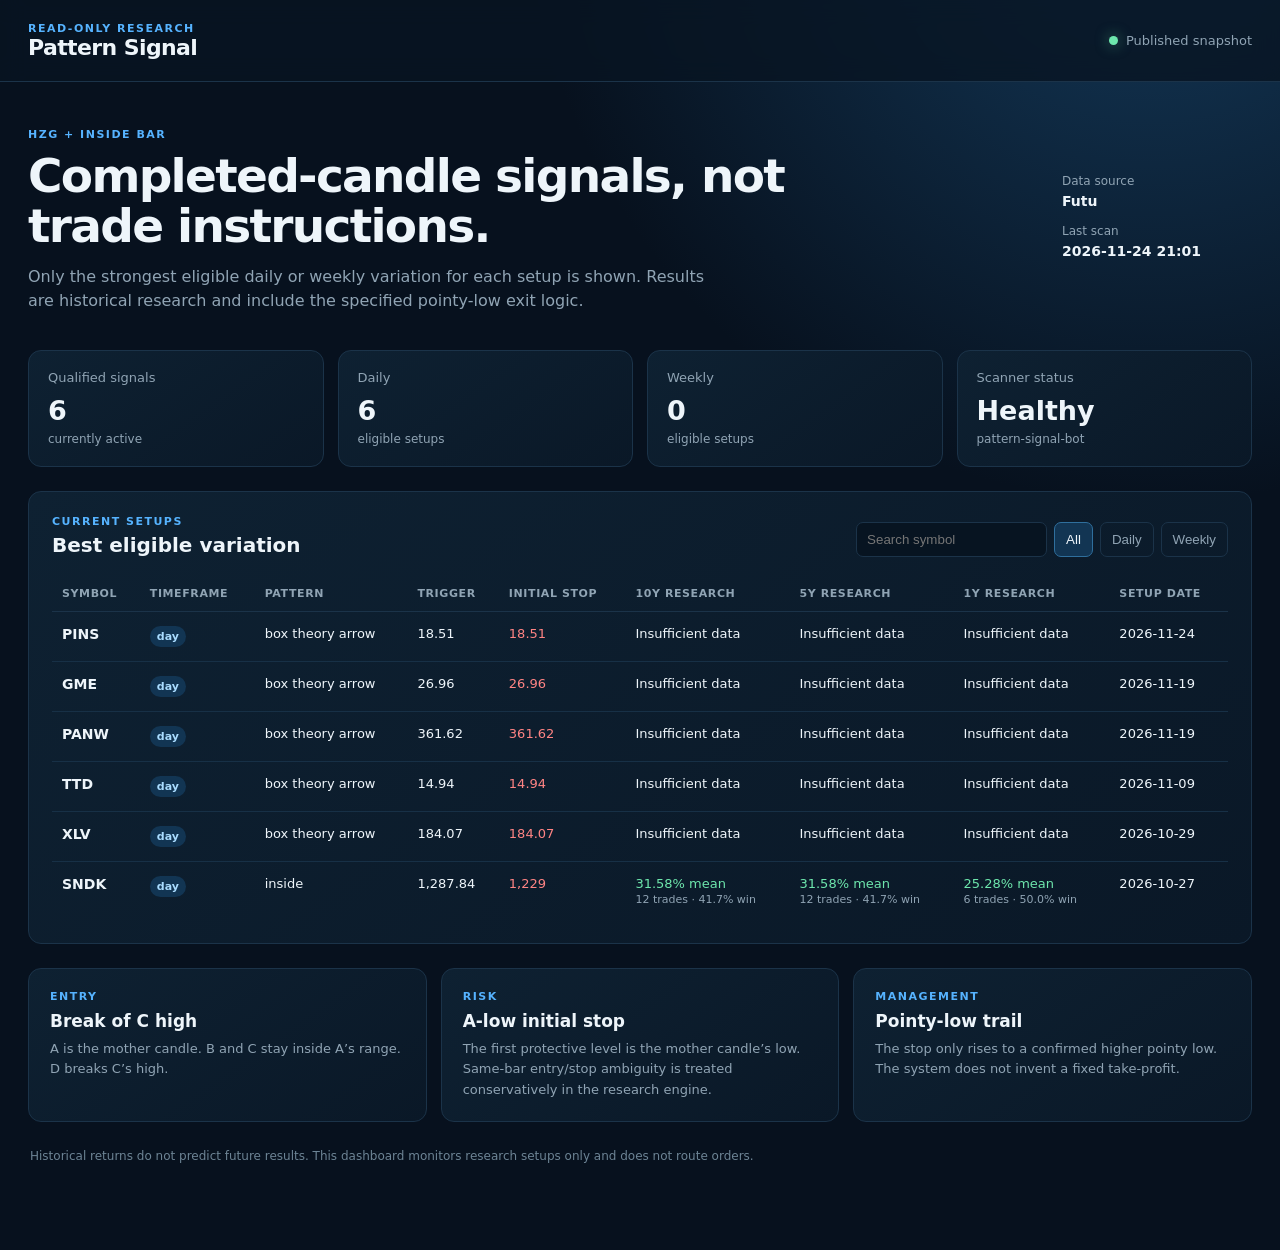
<file: index.html>
<!doctype html>
<html lang="en">
<head>
  <meta charset="utf-8">
  <meta name="viewport" content="width=device-width, initial-scale=1">
  <meta name="description" content="Read-only HZG and Inside Bar signal research dashboard.">
  <title>Pattern Signal Research</title>
  <link rel="stylesheet" href="styles.css">
</head>
<body>
  <header class="topbar">
    <div><p class="eyebrow">READ-ONLY RESEARCH</p><h1>Pattern Signal</h1></div>
    <div class="connection"><span id="connection-dot" class="dot muted"></span><span id="connection-text">Connecting to scanner</span></div>
  </header>
  <main>
    <section class="hero">
      <div><p class="eyebrow">HZG + INSIDE BAR</p><h2>Completed-candle signals, not trade instructions.</h2><p>Only the strongest eligible daily or weekly variation for each setup is shown. Results are historical research and include the specified pointy-low exit logic.</p></div>
      <div class="hero-meta"><span>Data source</span><strong id="provider">Futu / awaiting API</strong><span>Last scan</span><strong id="last-scan">—</strong></div>
    </section>
    <section class="metrics" aria-label="Signal summary">
      <article><p>Qualified signals</p><strong id="signal-count">—</strong><span>currently active</span></article>
      <article><p>Daily</p><strong id="daily-count">—</strong><span>eligible setups</span></article>
      <article><p>Weekly</p><strong id="weekly-count">—</strong><span>eligible setups</span></article>
      <article><p>Scanner status</p><strong id="health-value">—</strong><span id="health-detail">checking source</span></article>
    </section>
    <section class="panel">
      <div class="panel-header"><div><p class="eyebrow">CURRENT SETUPS</p><h3>Best eligible variation</h3></div><div class="filters"><input id="search" type="search" placeholder="Search symbol" aria-label="Search symbol"><button data-filter="all" class="selected">All</button><button data-filter="day">Daily</button><button data-filter="week">Weekly</button></div></div>
      <div class="table-wrap"><table><thead><tr><th>Symbol</th><th>Timeframe</th><th>Pattern</th><th>Trigger</th><th>Initial stop</th><th>10Y research</th><th>5Y research</th><th>1Y research</th><th>Setup date</th></tr></thead><tbody id="signals"></tbody></table></div>
      <div id="empty-state" class="empty" hidden><strong>No qualified current setup.</strong><p>The scanner has completed its latest run. A setup appears here only when an approved variant satisfies its pre-defined historical eligibility tests.</p></div>
    </section>
    <section class="method-grid">
      <article><p class="eyebrow">ENTRY</p><h3>Break of C high</h3><p>A is the mother candle. B and C stay inside A’s range. D breaks C’s high.</p></article>
      <article><p class="eyebrow">RISK</p><h3>A-low initial stop</h3><p>The first protective level is the mother candle’s low. Same-bar entry/stop ambiguity is treated conservatively in the research engine.</p></article>
      <article><p class="eyebrow">MANAGEMENT</p><h3>Pointy-low trail</h3><p>The stop only rises to a confirmed higher pointy low. The system does not invent a fixed take-profit.</p></article>
    </section>
    <p class="footnote">Historical returns do not predict future results. This dashboard monitors research setups only and does not route orders.</p>
  </main>
  <script src="config.js"></script>
  <script src="app.js?v=static-snapshots-1"></script>
</body>
</html>
</file>
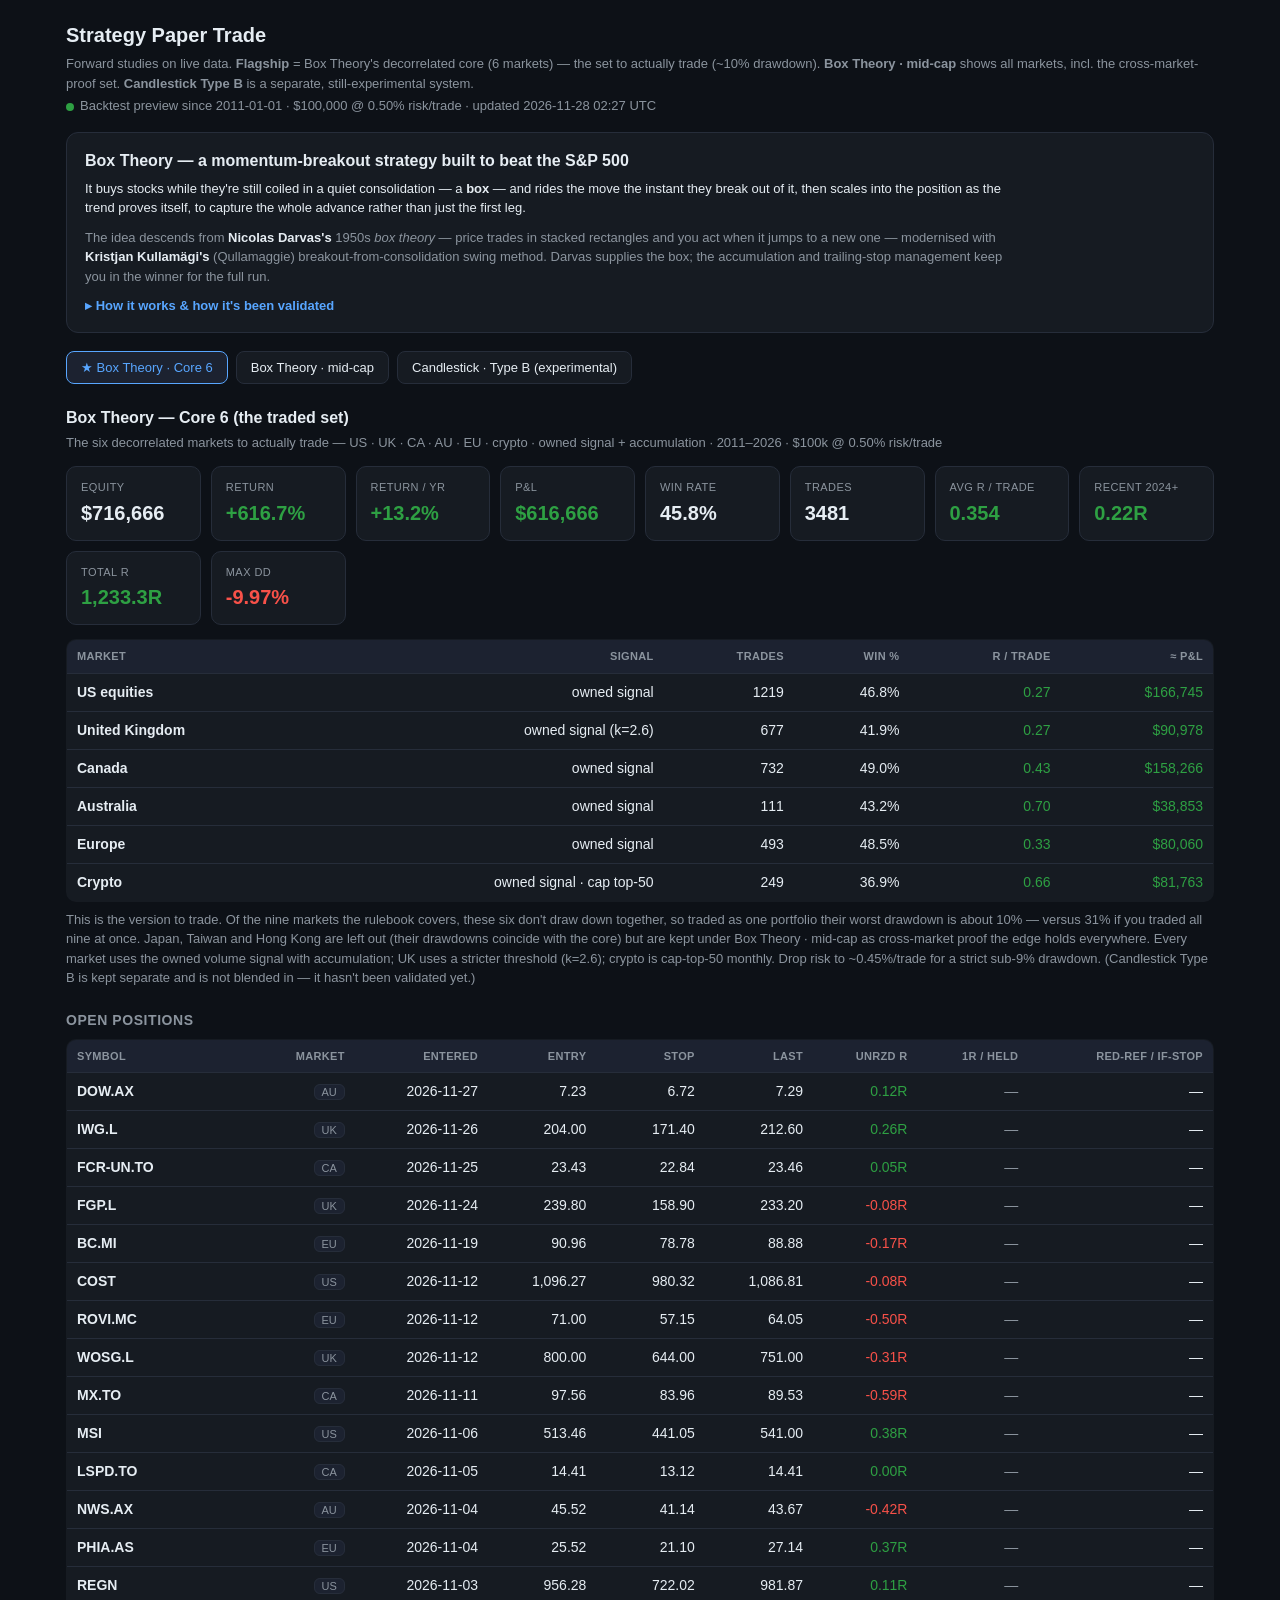
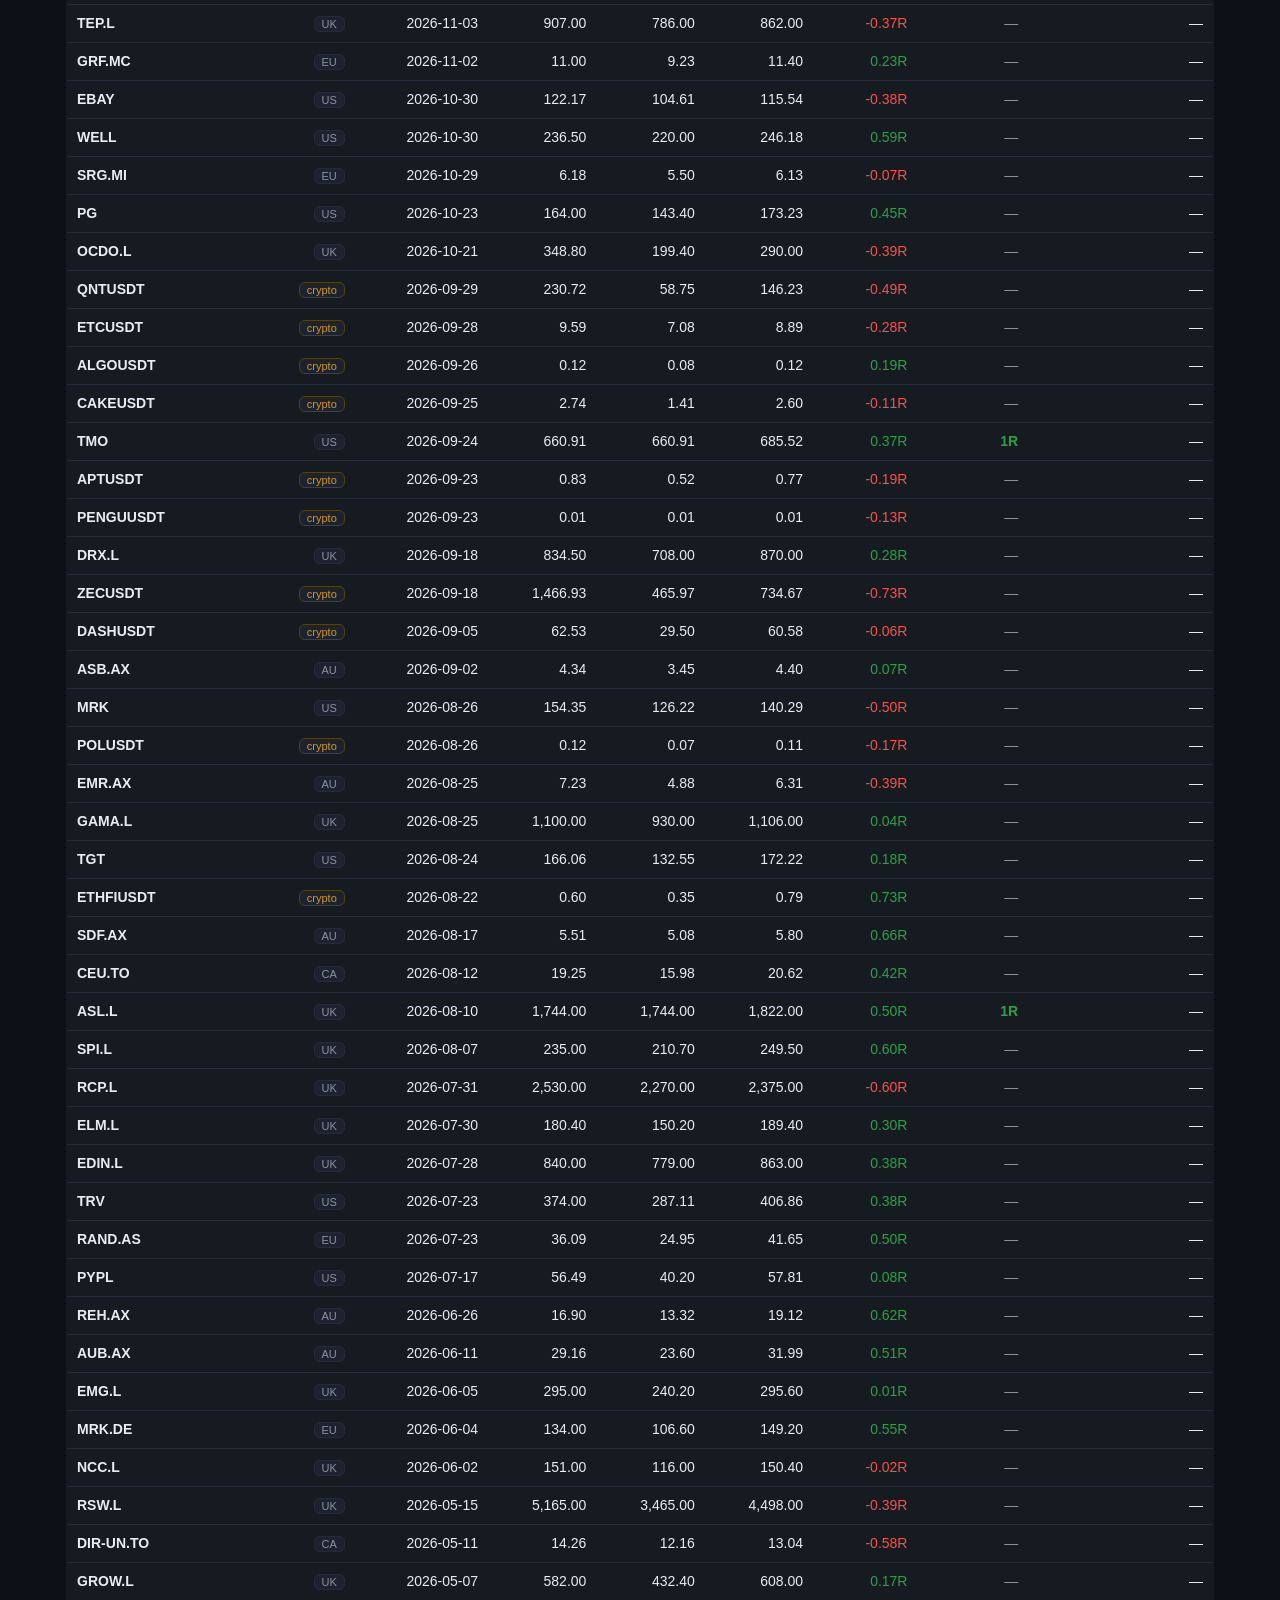
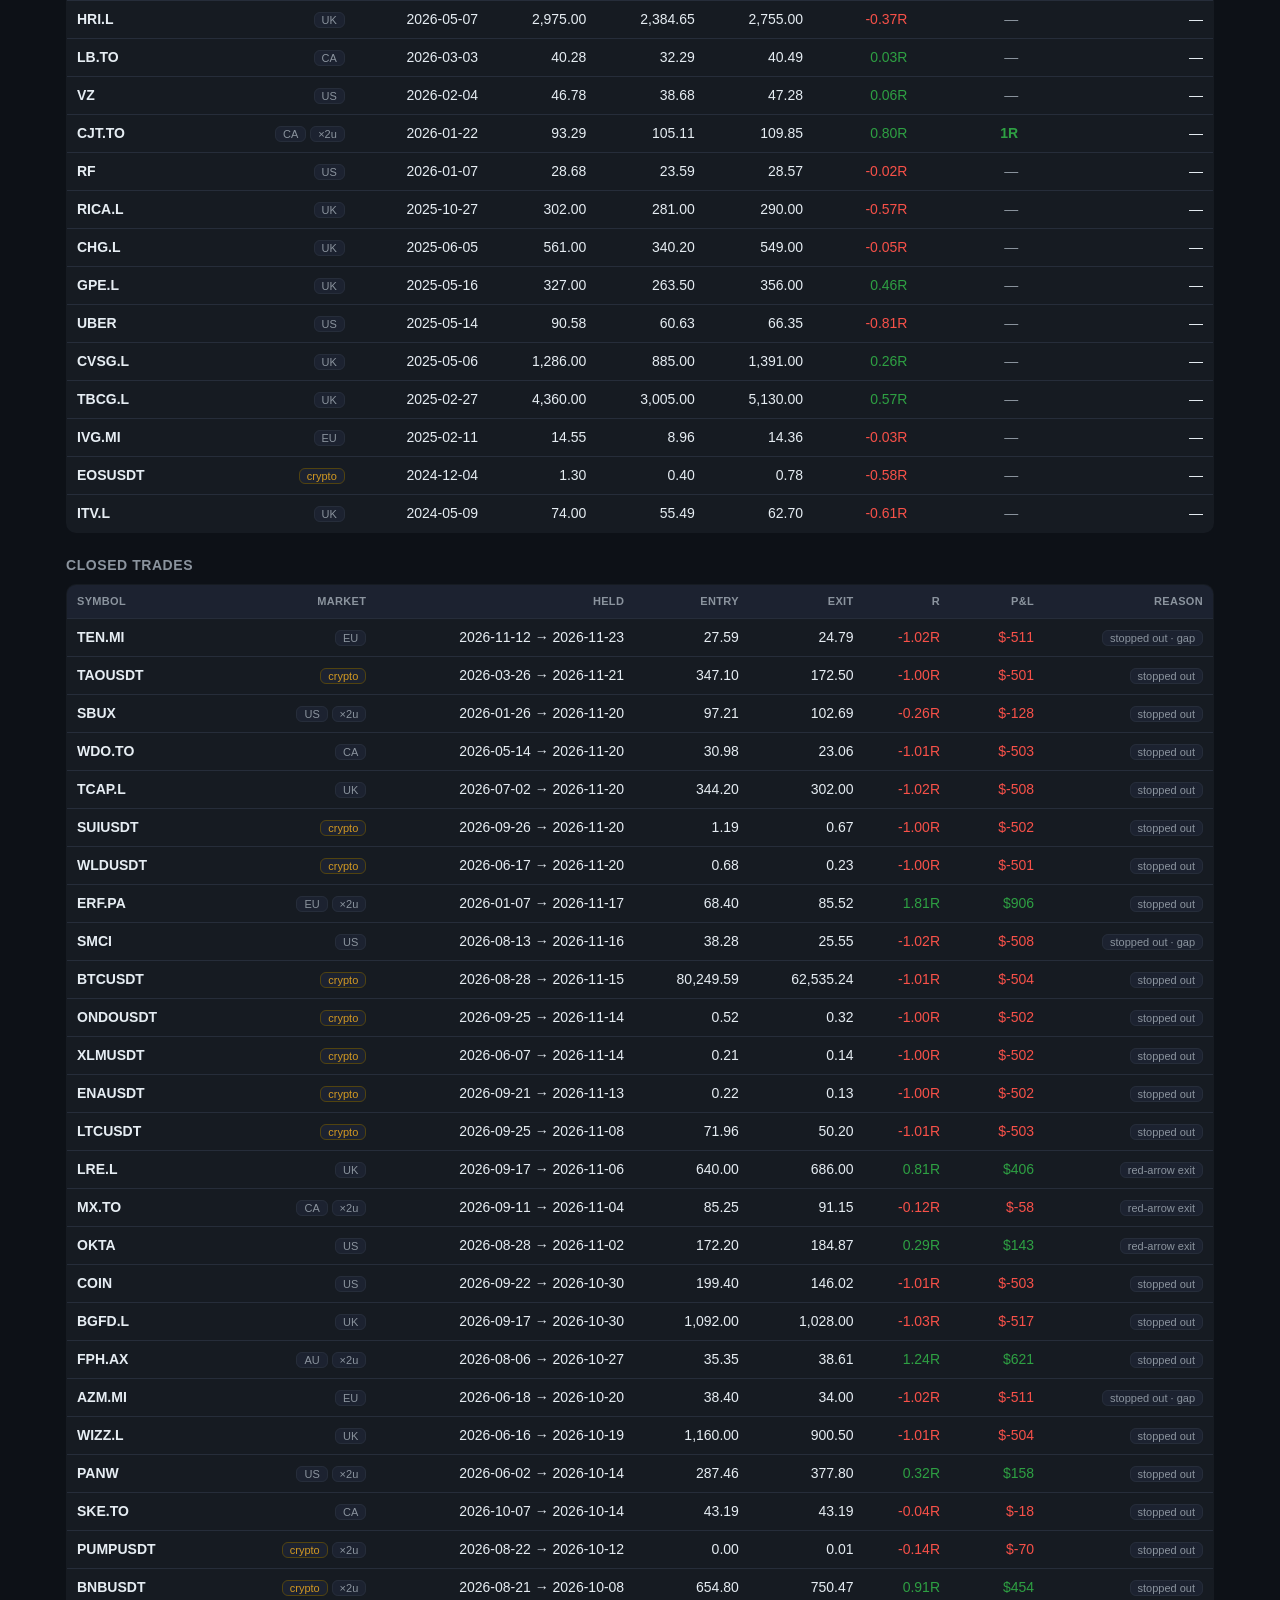
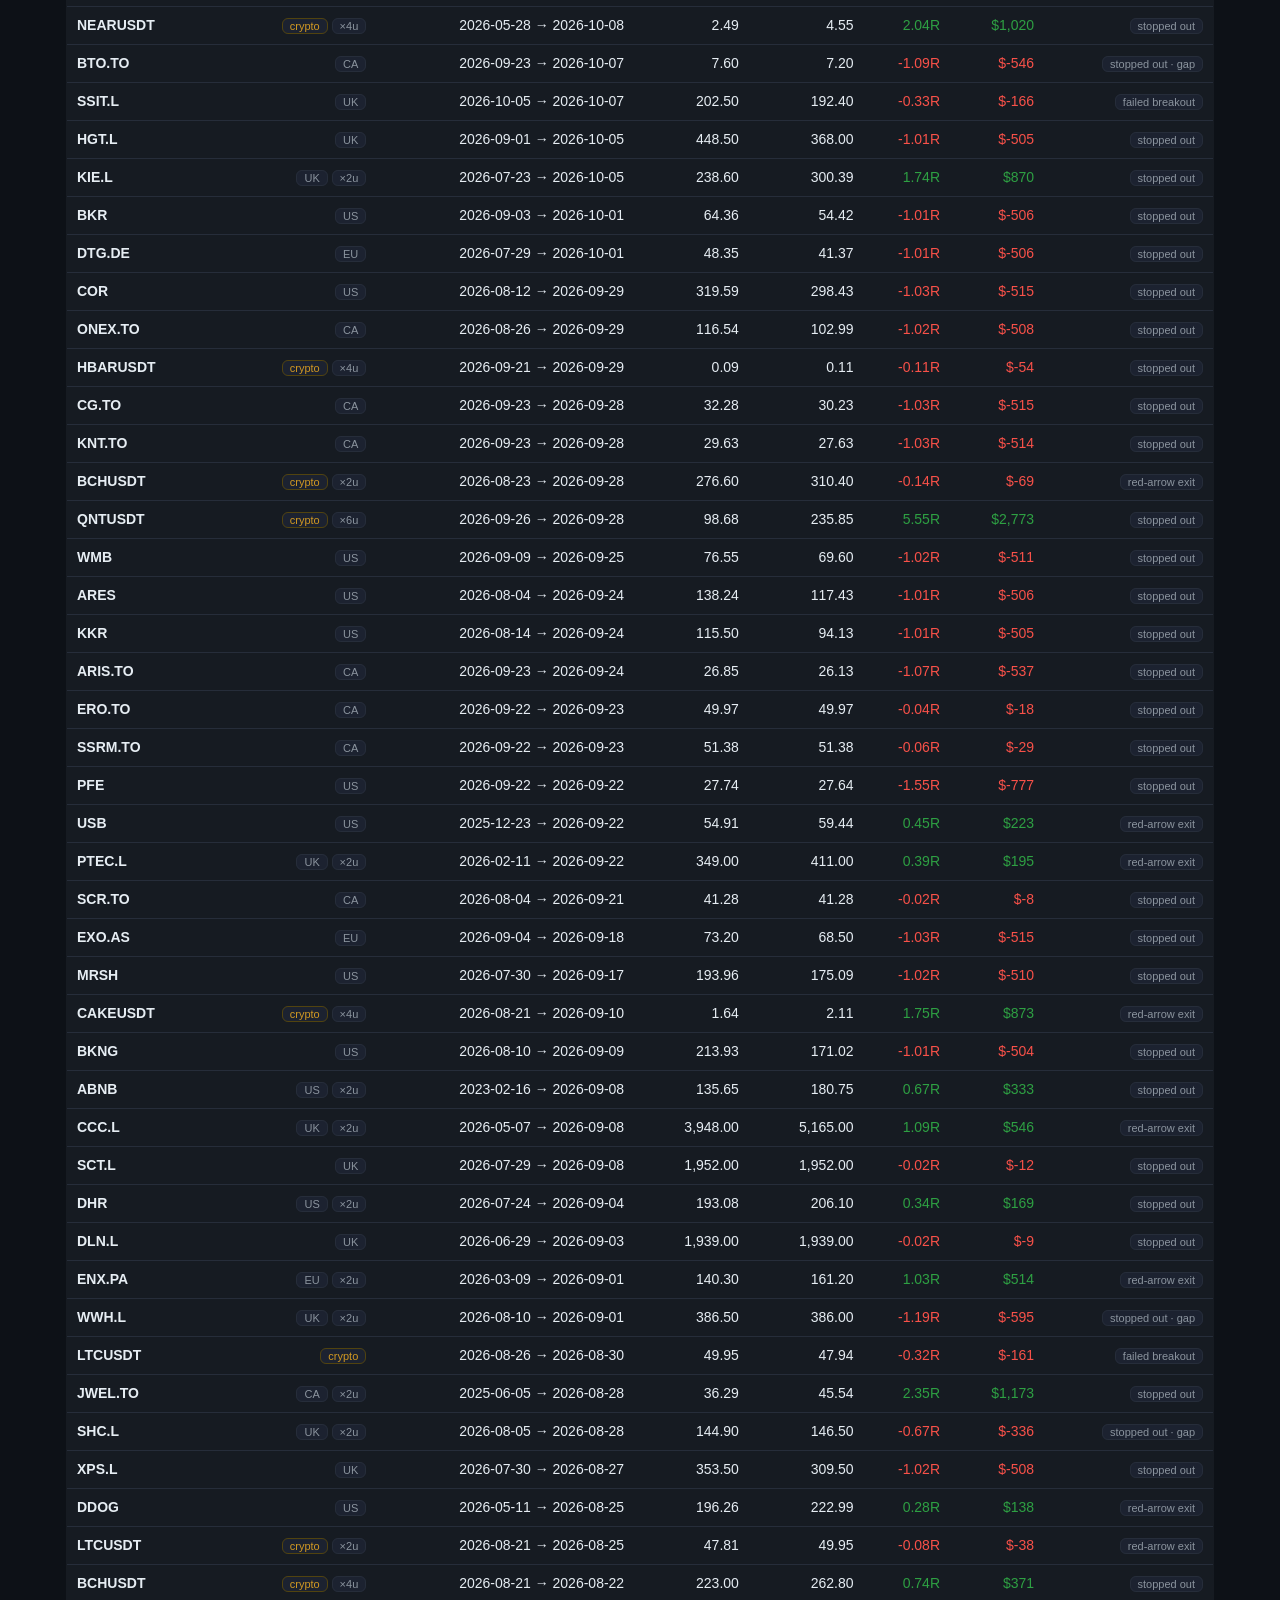
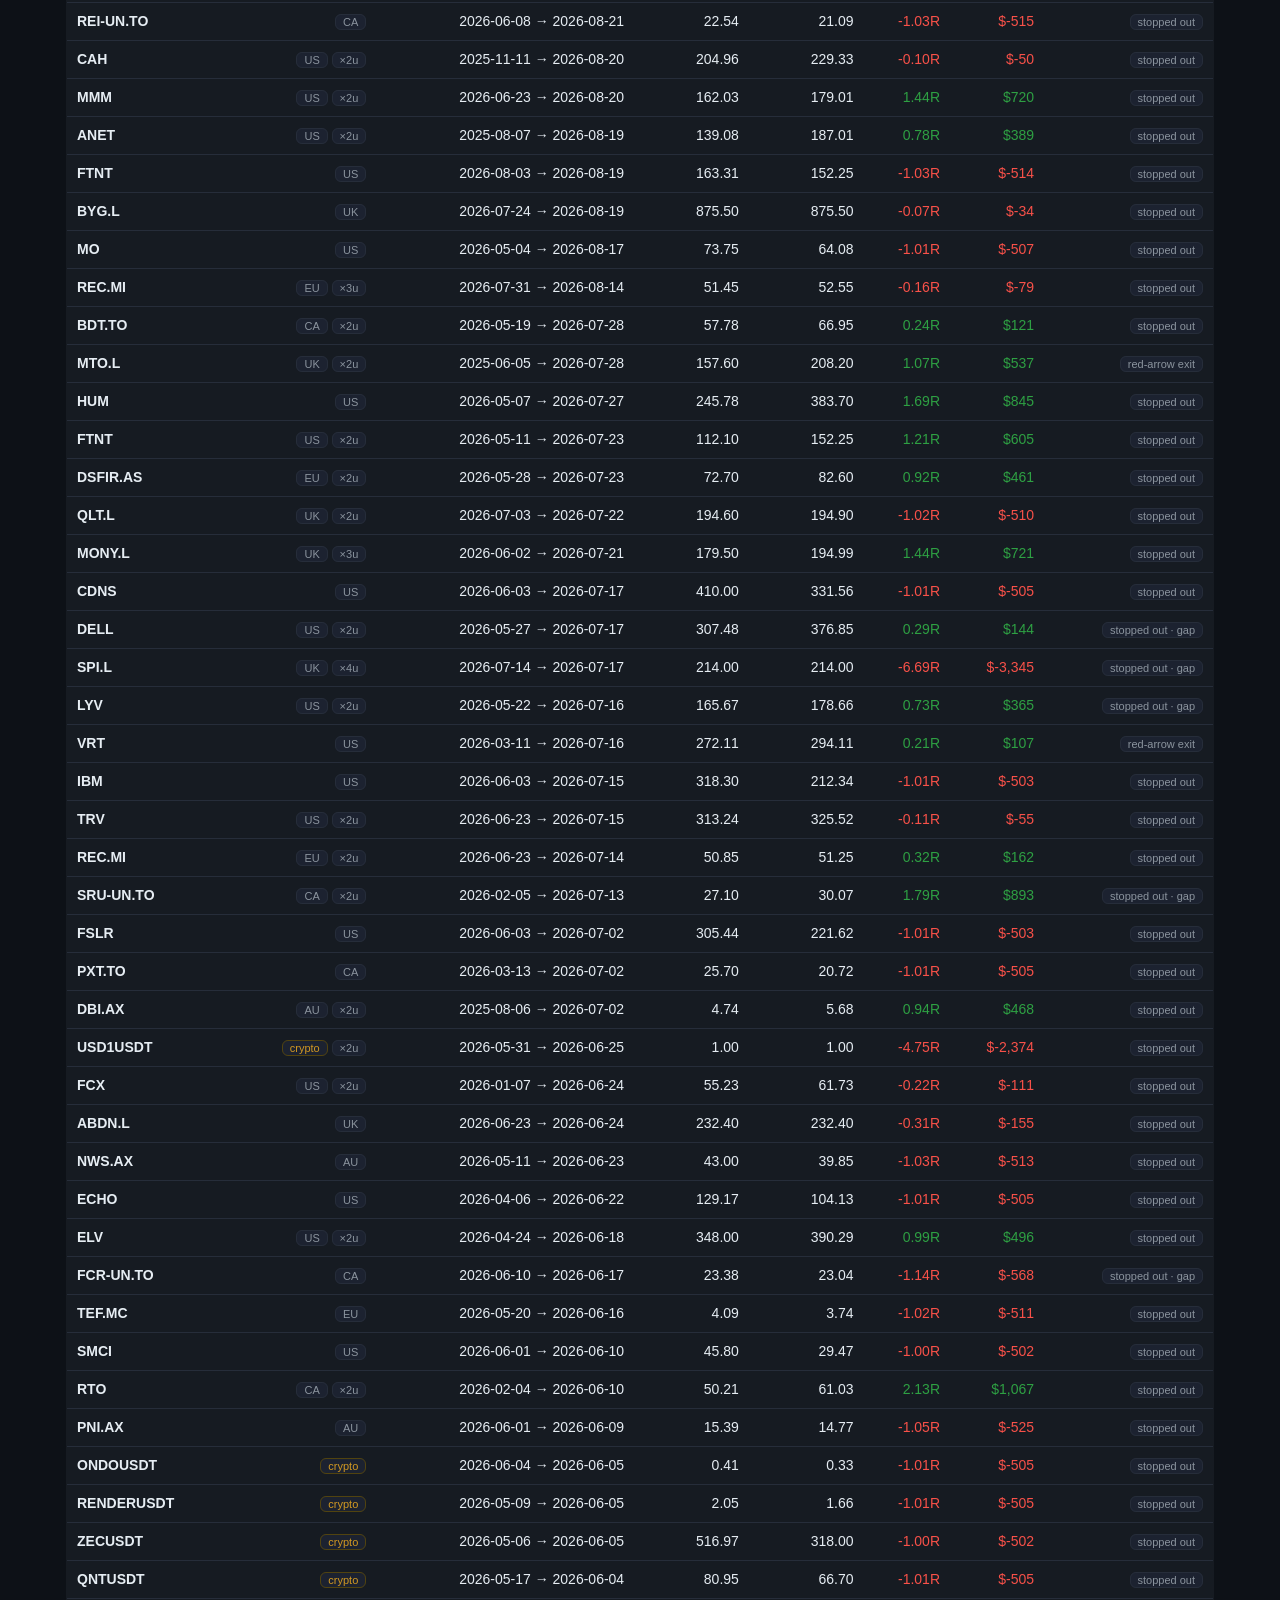
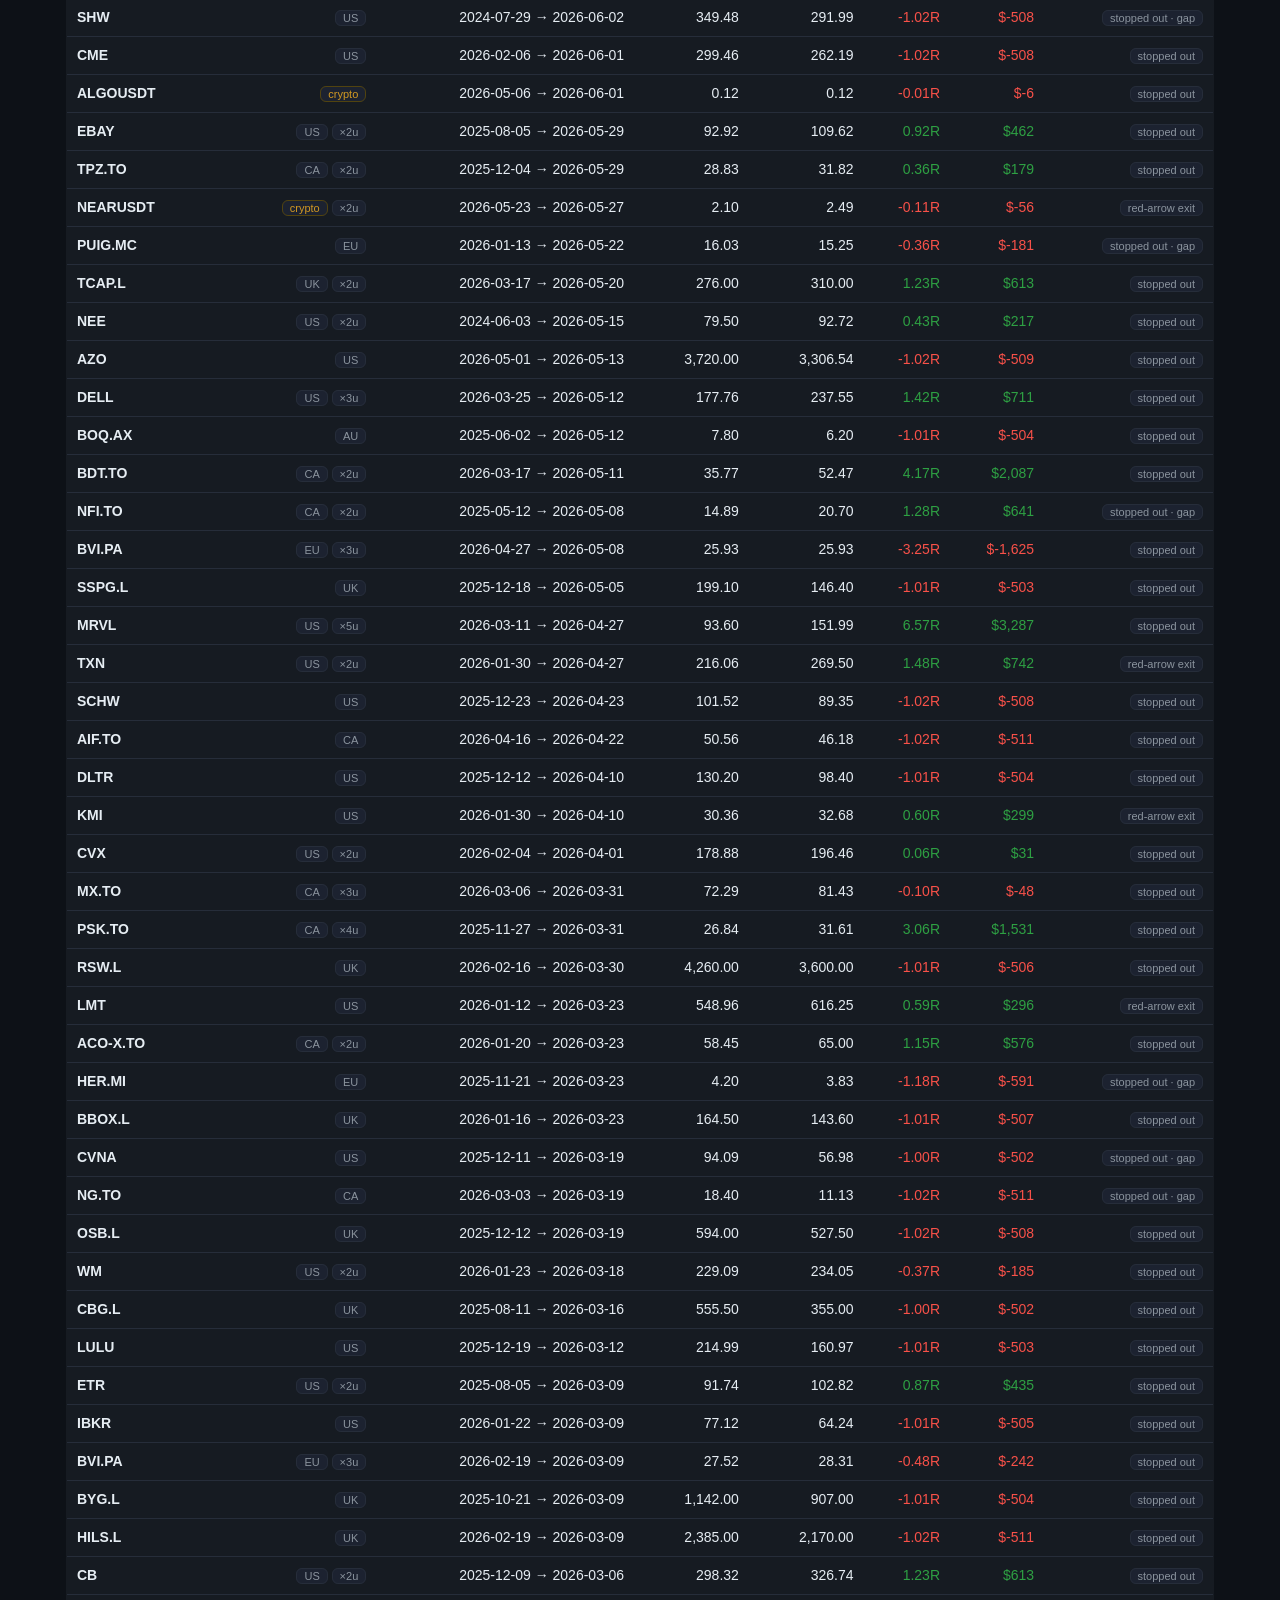
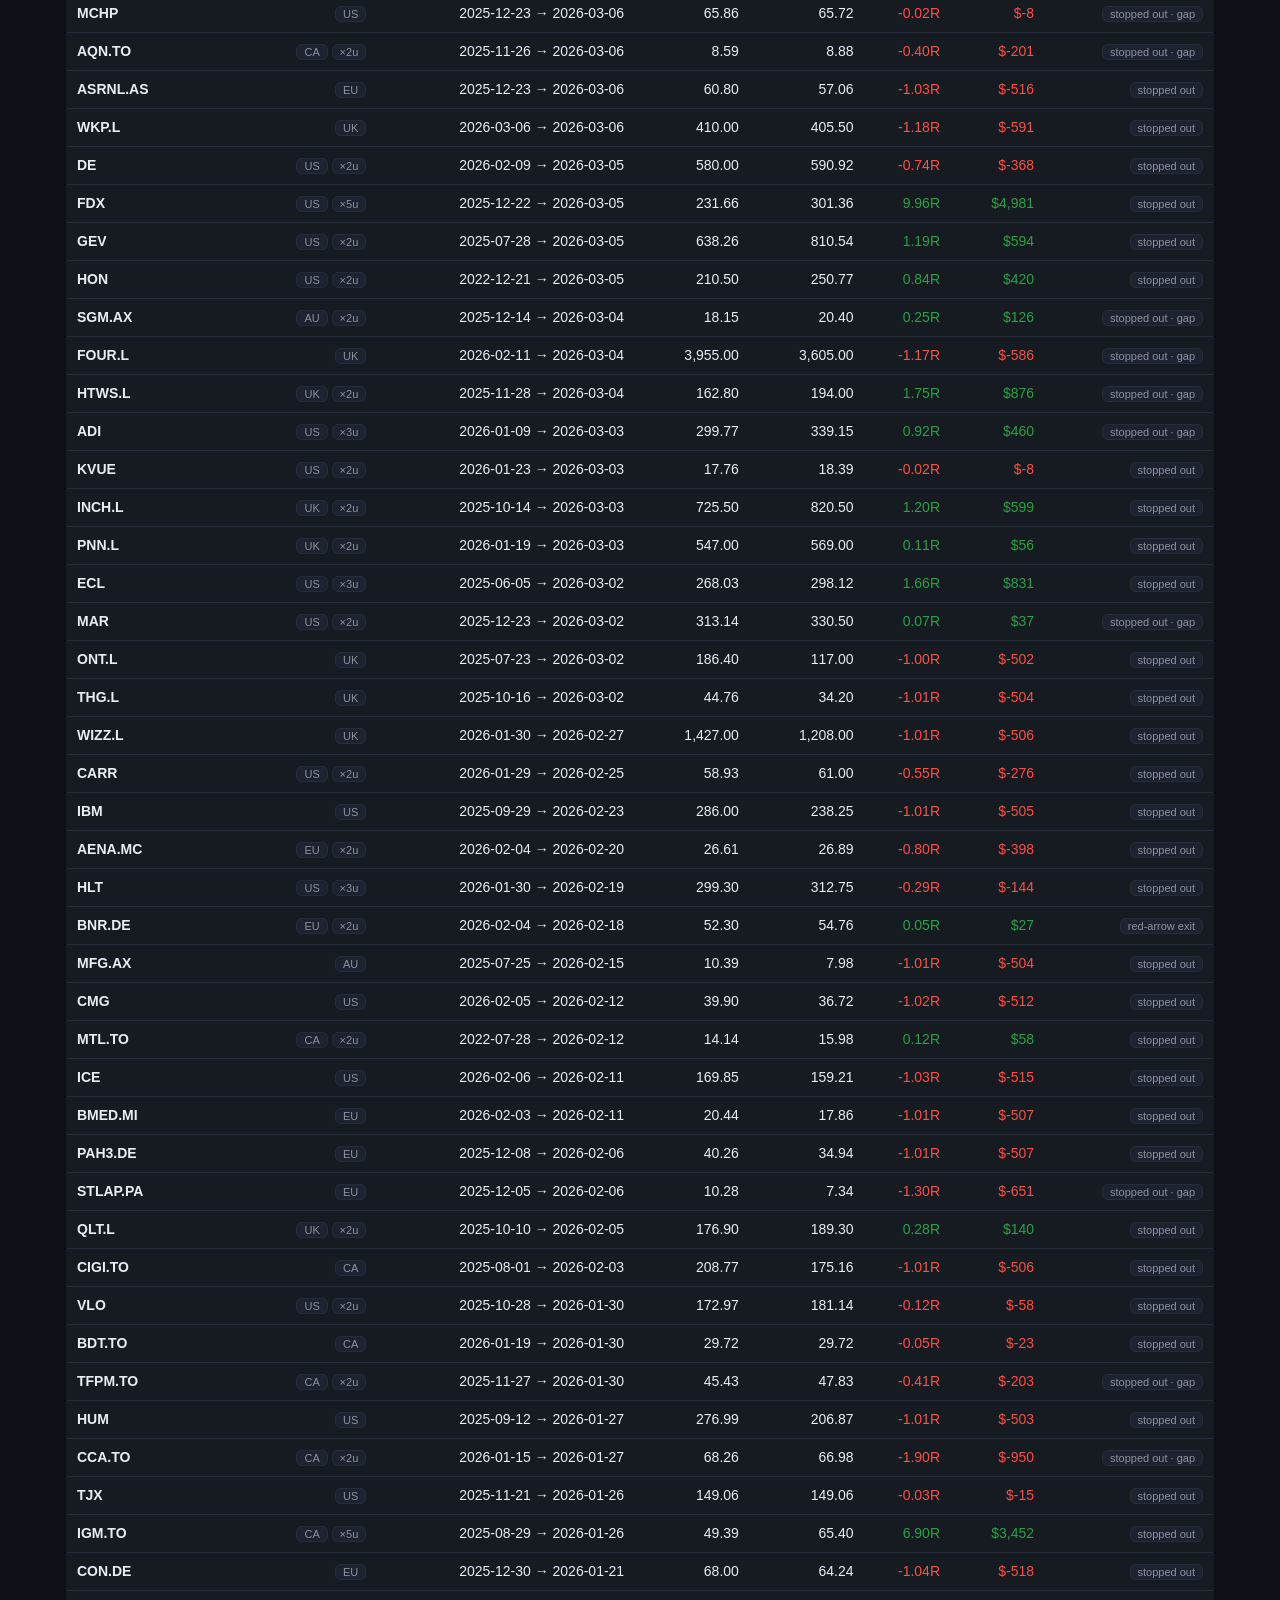
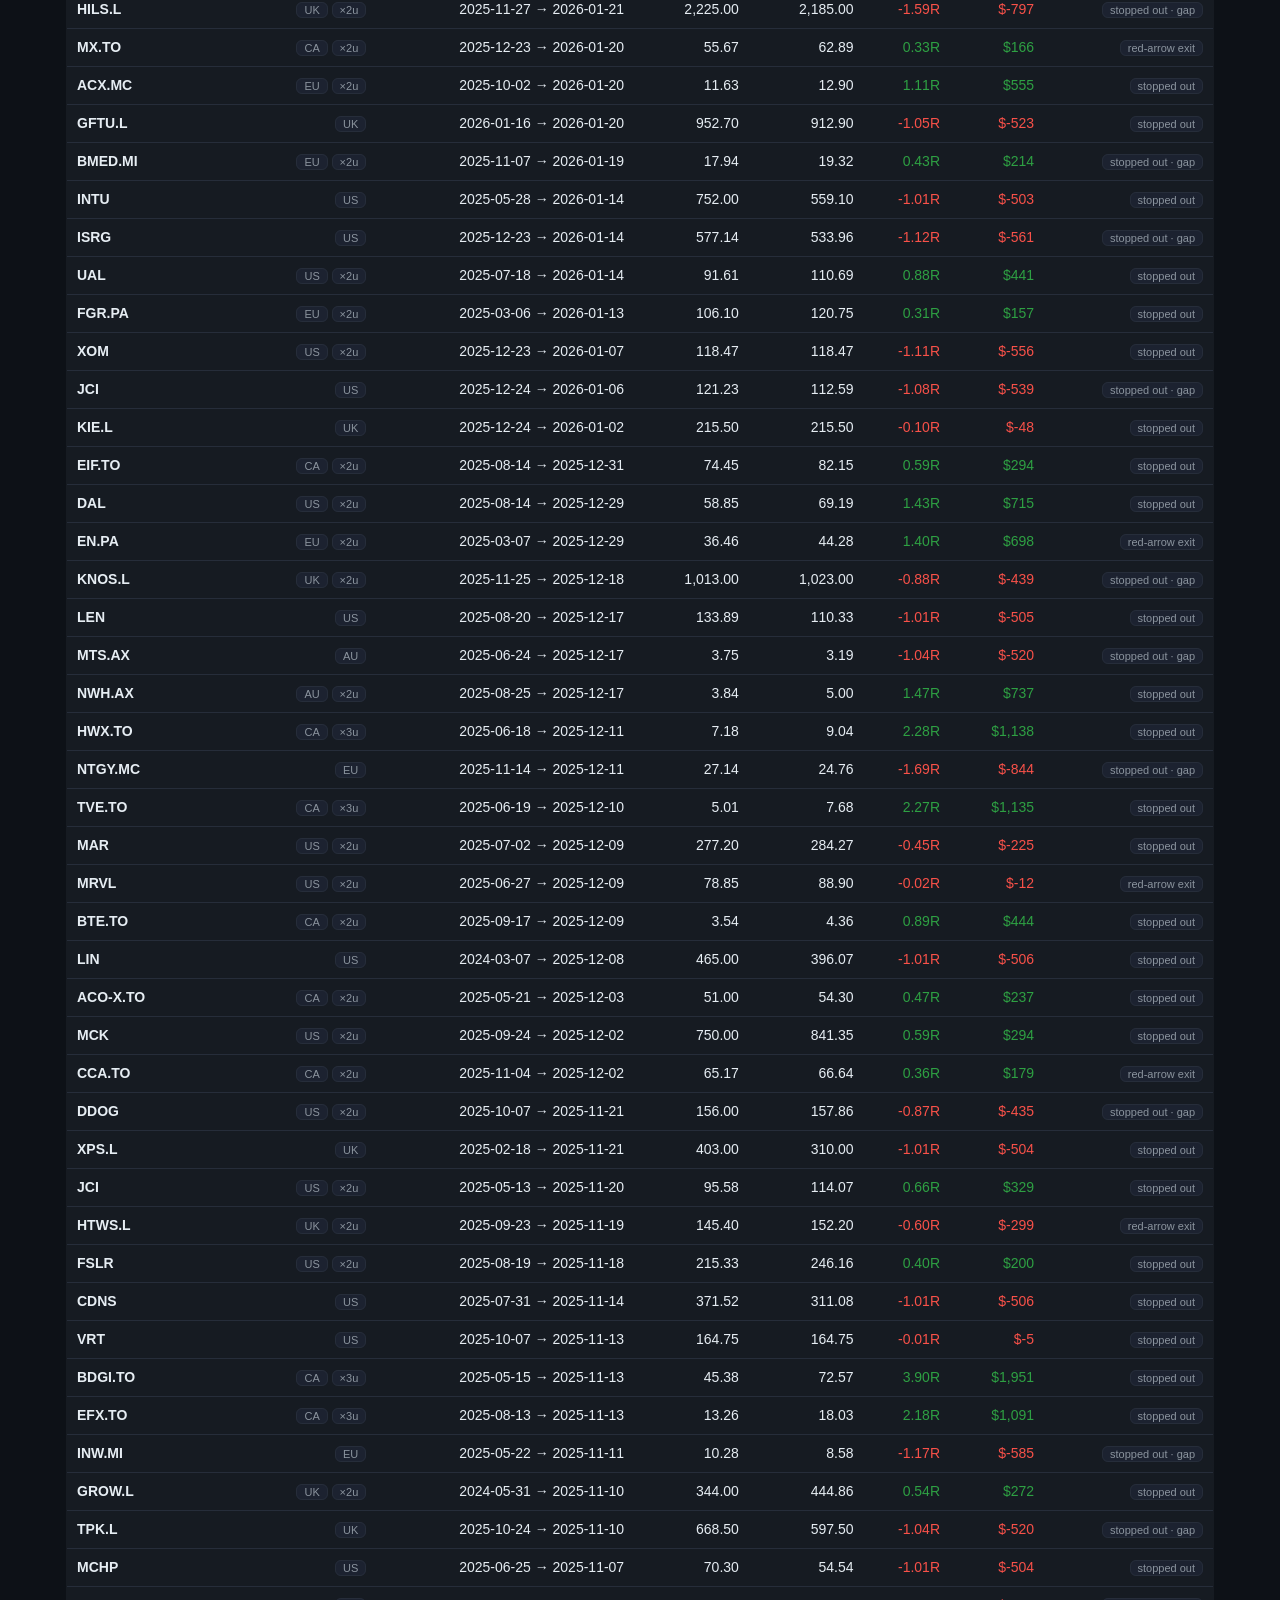
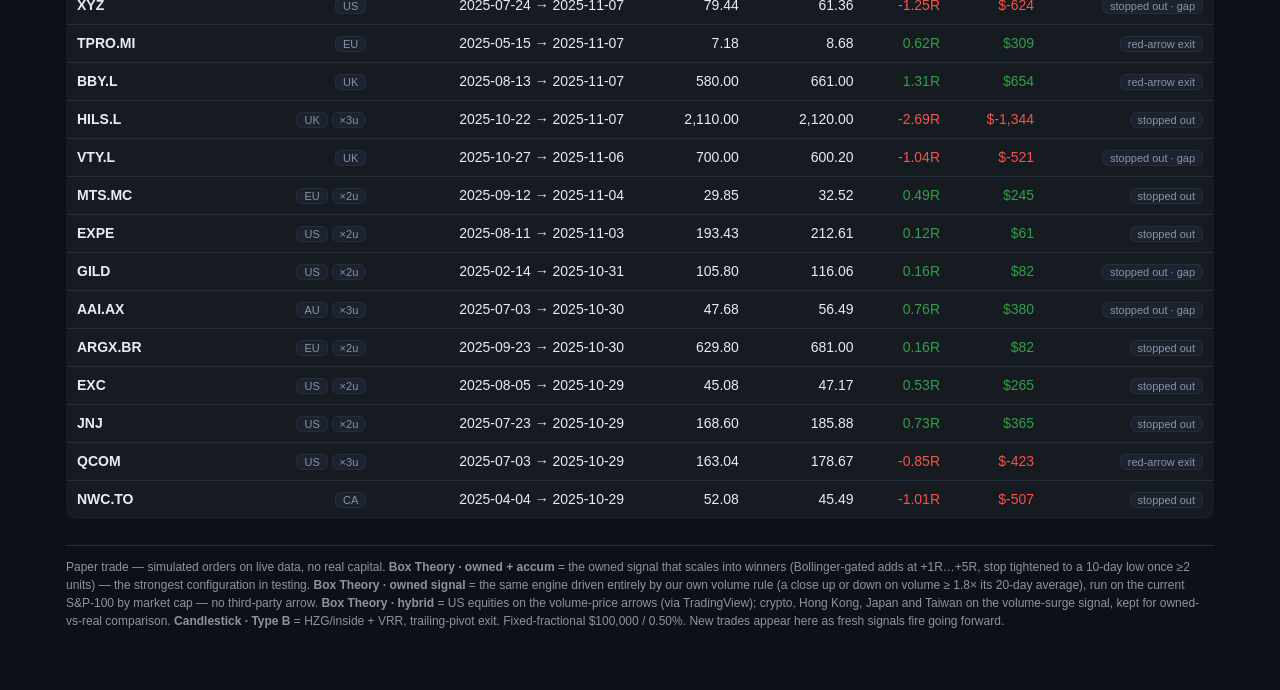
<file: paper.html>
<!doctype html>
<html lang="en">
<head>
<meta charset="utf-8">
<meta name="viewport" content="width=device-width, initial-scale=1">
<title>Strategy Paper Trade</title>
<style>
  :root{
    --bg:#0d1117; --panel:#161b22; --panel2:#1c2230; --line:#262d3a;
    --ink:#e6edf3; --mut:#8b949e; --pos:#2ea043; --neg:#f85149; --accent:#58a6ff;
  }
  *{box-sizing:border-box}
  body{margin:0;background:var(--bg);color:var(--ink);
    font:14px/1.5 -apple-system,BlinkMacSystemFont,"Segoe UI",Roboto,Helvetica,Arial,sans-serif}
  .wrap{max-width:1180px;margin:0 auto;padding:20px 16px 60px}
  header h1{margin:0 0 4px;font-size:20px}
  .sub{color:var(--mut);font-size:13px}
  .dot{display:inline-block;width:8px;height:8px;border-radius:50%;background:var(--pos);margin-right:6px;vertical-align:middle}
  .tabs{display:flex;gap:8px;margin:18px 0 10px;flex-wrap:wrap}
  .tab{background:var(--panel);border:1px solid var(--line);color:var(--ink);padding:8px 14px;
    border-radius:8px;cursor:pointer;font-size:13px}
  .tab.active{background:var(--panel2);border-color:var(--accent);color:var(--accent)}
  .cards{display:grid;grid-template-columns:repeat(auto-fit,minmax(130px,1fr));gap:10px;margin:14px 0}
  .card{background:var(--panel);border:1px solid var(--line);border-radius:10px;padding:12px 14px}
  .card .k{color:var(--mut);font-size:11px;text-transform:uppercase;letter-spacing:.04em}
  .card .v{font-size:20px;font-weight:600;margin-top:2px}
  h2{font-size:14px;color:var(--mut);margin:22px 0 8px;font-weight:600;text-transform:uppercase;letter-spacing:.04em}
  .tbl{width:100%;border-collapse:collapse;background:var(--panel);border:1px solid var(--line);border-radius:10px;overflow:hidden}
  .tbl th,.tbl td{padding:8px 10px;text-align:right;border-bottom:1px solid var(--line);white-space:nowrap}
  .tbl th:first-child,.tbl td:first-child{text-align:left}
  .tbl th{color:var(--mut);font-weight:600;font-size:11px;text-transform:uppercase;letter-spacing:.03em;background:var(--panel2)}
  .tbl tr:last-child td{border-bottom:none}
  .tbl td.sym{font-weight:600}
  .pos{color:var(--pos)} .neg{color:var(--neg)}
  .tag{background:var(--panel2);border:1px solid var(--line);border-radius:6px;padding:1px 7px;font-size:11px;color:var(--mut)}
  .tag.crypto{color:#d29922;border-color:#51430f}
  .empty{color:var(--mut);padding:14px;background:var(--panel);border:1px solid var(--line);border-radius:10px}
  .scroll{overflow-x:auto}
  .yes{color:var(--pos);font-weight:600}.no{color:var(--mut)}
  .intro{background:var(--panel);border:1px solid var(--line);border-radius:12px;padding:16px 18px;margin:16px 0 4px}
  .intro h3{margin:0 0 6px;font-size:16px;color:var(--ink)}
  .intro p{margin:0 0 10px;color:var(--mut);font-size:13px;max-width:940px}
  .intro p.lead{color:var(--ink)}
  .intro b.credit{color:var(--ink)}
  .intro details{margin-top:4px}
  .intro summary{cursor:pointer;color:var(--accent);font-size:13px;font-weight:600;list-style:none}
  .intro summary::-webkit-details-marker{display:none}
  .intro summary::before{content:"▸ "}
  .intro details[open] summary::before{content:"▾ "}
  .intro ol{margin:8px 0;padding-left:20px;color:var(--mut);font-size:13px;max-width:940px}
  .intro ol li{margin:3px 0}
  .intro ul.tests{list-style:none;padding:0;margin:8px 0;max-width:940px}
  .intro ul.tests li{margin:5px 0;color:var(--mut);font-size:13px;padding-left:22px;position:relative}
  .intro ul.tests li.ok::before{content:"✓";position:absolute;left:0;color:var(--pos);font-weight:700}
  .intro ul.tests li.warn::before{content:"⚠";position:absolute;left:0;color:#d29922}
  .intro ul.tests li.work::before{content:"◐";position:absolute;left:0;color:var(--accent);font-weight:700}
  footer{color:var(--mut);font-size:12px;margin-top:26px;border-top:1px solid var(--line);padding-top:12px}
</style>
</head>
<body>
<div class="wrap">
  <header>
    <h1>Strategy Paper Trade</h1>
    <div class="sub" style="margin-bottom:3px">Forward studies on live data. <b>Flagship</b> = Box Theory's decorrelated core (6 markets) — the set to actually trade (~10% drawdown). <b>Box Theory · mid-cap</b> shows all markets, incl. the cross-market-proof set. <b>Candlestick Type B</b> is a separate, still-experimental system.</div>
    <div class="sub"><span class="dot" id="dot"></span><span id="status">Loading…</span></div>
  </header>

  <section class="intro">
    <h3>Box Theory — a momentum-breakout strategy built to beat the S&amp;P 500</h3>
    <p class="lead">It buys stocks while they're still coiled in a quiet consolidation — a <b>box</b> — and rides the move the instant they break out of it, then scales into the position as the trend proves itself, to capture the whole advance rather than just the first leg.</p>
    <p>The idea descends from <b class="credit">Nicolas Darvas's</b> 1950s <i>box theory</i> — price trades in stacked rectangles and you act when it jumps to a new one — modernised with <b class="credit">Kristjan Kullamägi's</b> (Qullamaggie) breakout-from-consolidation swing method. Darvas supplies the box; the accumulation and trailing-stop management keep you in the winner for the full run.</p>
    <details>
      <summary>How it works &amp; how it's been validated</summary>
      <p style="margin-top:10px"><b style="color:var(--ink)">How it works</b></p>
      <ol>
        <li><b>Universe.</b> Each quarter, rank every liquid stock by dollar volume and trade the <b>mid-cap band</b> (ranks ≈101–250, or 31–250 in the deep US &amp; Japan markets). That's where the breakout edge lives — mega-caps mean-revert, the illiquid tail is a fill-trap.</li>
        <li><b>Entry.</b> A bar that closes up on a <b>volume surge</b> (volume ≥ 1.8× its 20-day average) as the stock breaks out of its box. The order fills at the <b>next day's open</b>.</li>
        <li><b>Accumulation.</b> As the trade works (+1R, +2R…) it adds units and tightens the stop to a 10-day low once it's ahead — pyramiding to capture the entire upward move.</li>
        <li><b>Exit.</b> A trailing stop under each new pivot low, a volume red-signal, or a failed breakout back into the box.</li>
        <li><b>Risk.</b> Fixed-fractional — a $100k book risking 0.50% per trade, with a 10 bps/side cost allowance deducted from every trade.</li>
      </ol>
      <p style="margin-top:10px"><b style="color:var(--ink)">What we've tested</b></p>
      <ul class="tests">
        <li class="ok"><b>No look-ahead.</b> Signals act on the <i>next</i> bar's open, never the signal bar's own close; transaction costs (10 bps/side) are already deducted from every R.</li>
        <li class="ok"><b>Point-in-time, survivorship-aware selection.</b> Each quarter's universe is ranked from trailing data only — no hindsight about which names later grew.</li>
        <li class="ok"><b>Universal across markets.</b> The same rule is profitable in US, UK, Canada, Australia, Europe, Japan, Taiwan, Hong Kong <i>and</i> crypto — one edge, nine markets. Strong evidence it's real, not curve-fit to one place or era.</li>
        <li class="ok"><b>Costs &amp; slippage.</b> A 10 bps/side fee-and-slippage allowance is baked into every figure shown here.</li>
        <li class="ok"><b>Crypto is fully survivorship-free.</b> Its history includes every delisted coin, so that leg carries no survivor advantage at all — the cleanest proof the edge is real.</li>
        <li class="work"><b>Equity delisted-price coverage — in progress.</b> The stock universe currently lists names trading today; delisted price history (US · UK · CA · AU · EU) is being added for an even stricter test. Until it lands, read the equity figures as the optimistic end of the range and crypto as the anchor.</li>
      </ul>
      <p>These are <b>paper trades on live data — no real capital.</b> What stands out isn't the headline return so much as the <b>shape</b> — broadly S&amp;P-like compounding at roughly a fifth of the S&amp;P's drawdown, spread across uncorrelated markets plus a clean crypto leg. The equity numbers firm up further once the delisted price history is in.</p>
    </details>
  </section>

  <div class="tabs" id="tabs"></div>
  <div class="tabs" id="subtabs" style="margin-top:-4px"></div>

  <section>
    <h2 id="stratTitle" style="margin:16px 0 3px;color:var(--ink);font-size:16px;text-transform:none;letter-spacing:0"></h2>
    <div class="sub" id="stratDesc"></div>
    <div class="cards" id="cards"></div>
    <div class="scroll" id="byMarket"></div>
    <div class="sub" id="stratNote" style="margin-top:8px"></div>
  </section>

  <h2>Open positions</h2>
  <div class="scroll" id="open"></div>

  <h2>Closed trades</h2>
  <div class="scroll" id="closed"></div>

  <footer id="foot"></footer>
</div>

<script>
const S = {data:null, strat:"flagship", mkt:"All"};
const $ = s => document.querySelector(s);
const money = v => "$" + Number(v).toLocaleString(undefined,{maximumFractionDigits:0});
const num = (v,d=2) => Number(v).toLocaleString(undefined,{minimumFractionDigits:d,maximumFractionDigits:d});
const sign = v => (Number(v) >= 0 ? "pos" : "neg");
const R = t => t.net_r !== undefined ? t.net_r : t.net_r_10bps_side;
const REASON_LABELS = {
  stop_intraday:        "stopped out",
  stop_gap:             "stopped out · gap",
  stop_same_bar:        "stopped out · entry bar",
  trail_stop:           "trailing stop",
  red_reference_close:  "red-arrow exit",
  early_failed_breakout:"failed breakout",
  end_of_data:          "open",
};
const REASON_TIPS = {
  stop_intraday:        "Price dropped to the stop level and the position closed there. This says nothing about holding time — a trade can trail for weeks before the stop is finally touched.",
  stop_gap:             "Opened below the stop and closed at the open (gapped straight through the stop).",
  stop_same_bar:        "The stop was touched on the very bar the position was entered.",
  trail_stop:           "Closed at the trailing stop, which had ratcheted up under each new pivot low.",
  red_reference_close:  "Closed on a red exit-signal bar.",
  early_failed_breakout:"The breakout failed back inside the box within the first few bars.",
  end_of_data:          "Still open at the end of the data.",
};
const reason = t => { const r = t.exit_reason || t.reason || ""; return REASON_LABELS[r] || r.replace(/_/g," "); };
const reasonTip = t => { const r = t.exit_reason || t.reason || ""; return REASON_TIPS[r] || ""; };
const mtag = m => `<span class="tag ${m==='crypto'?'crypto':''}">${m}</span>`;

function spanYears(){
  try{ const a=new Date(S.data.trial_start), b=new Date(S.data.generated_at);
    const y=(b-a)/(365.25*864e5); return y>0.5?y:15.8; }catch(e){ return 15.8; }
}
function cards(st){
  const ret = st.return_pct !== undefined ? st.return_pct : (st.pnl_usd / (S.data.equity0||100000) * 100);
  const yrs = spanYears();
  const eq0 = S.data.equity0||100000;
  const cagr = st.equity ? (Math.pow(st.equity/eq0, 1/yrs)-1)*100 : 0;
  const c = [
    ["Equity", money(st.equity)],
    ["Return", `<span class="${sign(ret)}">${ret>=0?"+":""}${num(ret,1)}%</span>`],
    ["Return / yr", `<span class="${sign(cagr)}" title="CAGR of the backtest equity curve over ${num(yrs,1)} yrs (additive 0.5%-risk sizing, uncapped concurrency)">${cagr>=0?"+":""}${num(cagr,1)}%</span>`],
    ["P&L", `<span class="${sign(st.pnl_usd)}">${money(st.pnl_usd)}</span>`],
    ["Win rate", st.trades ? num(st.win_pct,1)+"%" : "—"],
    ["Trades", st.trades],
    ["Avg R / trade", `<span class="${sign(st.avg_r)}">${num(st.avg_r,3)}</span>`],
    ["Recent 2024+", st.recent_trades ? `<span class="${sign(st.recent_avg_r)}">${num(st.recent_avg_r,2)}R</span>` : "—"],
    ["Total R", `<span class="${sign(st.total_r)}">${num(st.total_r,1)}R</span>`],
    ["Max DD", `<span class="neg">${num(st.max_dd_pct,2)}%</span>`],
  ];
  $("#cards").innerHTML = c.map(([k,v])=>`<div class="card"><div class="k">${k}</div><div class="v">${v}</div></div>`).join("");
}

function openTable(rows){
  if(!rows.length){ $("#open").innerHTML = `<div class="empty">No open positions.</div>`; return; }
  const body = rows.map(p=>`<tr>
    <td class="sym">${p.symbol.replace('US.','')}</td>
    <td>${mtag(p.market)}${p.pattern && p.pattern!=='box_theory' ? ' <span class="tag">'+p.pattern.replace('_',' ')+'</span>':''}${p.units>1 ? ' <span class="tag">×'+p.units+'u</span>':''}</td>
    <td>${p.entry_date}</td>
    <td>${num(p.entry)}</td>
    <td>${num(p.active_stop)}</td>
    <td>${p.last_close!=null ? num(p.last_close) : '—'}</td>
    <td class="${sign(p.unrealized_r)}">${num(p.unrealized_r,2)}R</td>
    <td>${p.hit_1r!==undefined ? (p.hit_1r?'<span class="yes">1R</span>':'<span class="no">—</span>') : (p.bars_held!==undefined ? p.bars_held+'d' : '')}</td>
    <td>${p.red_ref!=null ? num(p.red_ref) : (p.if_stopped_now_r!==undefined ? '<span class="'+sign(p.if_stopped_now_r)+'">'+num(p.if_stopped_now_r,2)+'R</span>' : '—')}</td>
  </tr>`).join("");
  $("#open").innerHTML = `<table class="tbl"><thead><tr>
    <th>Symbol</th><th>Market</th><th>Entered</th><th>Entry</th><th>Stop</th><th>Last</th>
    <th>Unrzd R</th><th>1R / held</th><th>Red-ref / if-stop</th></tr></thead><tbody>${body}</tbody></table>`;
}

function closedTable(rows){
  if(!rows.length){ $("#closed").innerHTML = `<div class="empty">No closed trades yet.</div>`; return; }
  const body = rows.map(t=>`<tr>
    <td class="sym">${t.symbol.replace('US.','')}</td>
    <td>${mtag(t.market)}${t.pattern && t.pattern!=='box_theory' ? ' <span class="tag">'+t.pattern.replace('_',' ')+'</span>':''}${t.units>1 ? ' <span class="tag">×'+t.units+'u</span>':''}</td>
    <td>${t.entry_date} → ${t.exit_date}</td>
    <td>${num(t.entry)}</td>
    <td>${num(t.exit)}</td>
    <td class="${sign(R(t))}">${num(R(t),2)}R</td>
    <td class="${sign(t.pnl_usd)}">${money(t.pnl_usd)}</td>
    <td><span class="tag" title="${reasonTip(t)}">${reason(t)}</span></td>
  </tr>`).join("");
  $("#closed").innerHTML = `<table class="tbl"><thead><tr>
    <th>Symbol</th><th>Market</th><th>Held</th><th>Entry</th><th>Exit</th>
    <th>R</th><th>P&amp;L</th><th>Reason</th></tr></thead><tbody>${body}</tbody></table>`;
}

const MKT_NAME = {US:"US equities", crypto:"Crypto", HK:"Hong Kong", JP:"Japan", TW:"Taiwan",
  UK:"United Kingdom", CA:"Canada", AU:"Australia", EU:"Europe", "Type B":"Candlestick Type B"};
const MKT_ORDER = ["US","JP","HK","TW","UK","CA","AU","EU","crypto","Type B"];
// mid-cap markets: the traded core first, then the cross-market-proof / standby set
const CORE_MKTS = ["US","CA","EU","AU","UK","crypto"];
const PROOF_MKTS = ["JP","TW","HK"];
function sigLabel(strat, m){
  if(strat==="flagship") return (m==="crypto" ? "owned signal · cap top-50" : m==="UK" ? "owned signal (k=2.6)" : "owned signal");
  if(strat==="box_theory_midcap") return (m==="crypto" ? "owned signal · cap top-50" : m==="UK" ? "owned signal (k=2.6) · mid-cap band" : "owned signal · mid-cap band");
  return "candlestick";
}
function byMarketTable(bm, strat){
  const keys = MKT_ORDER.filter(m=>bm[m] && bm[m].trades)
    .concat(Object.keys(bm).filter(m=>!MKT_ORDER.includes(m) && bm[m].trades));
  if(!keys.length){ $("#byMarket").innerHTML = ""; return; }
  const body = keys.map(m=>{
    const s = bm[m];
    return `<tr><td class="sym">${MKT_NAME[m]||m}</td><td>${sigLabel(strat,m)}</td>
      <td>${s.trades}</td><td>${num(s.win_pct,1)}%</td>
      <td class="${sign(s.avg_r)}">${num(s.avg_r,2)}</td>
      <td class="${sign(s.pnl_usd)}">${money(s.pnl_usd)}</td></tr>`;
  }).join("");
  $("#byMarket").innerHTML = `<table class="tbl"><thead><tr>
    <th>Market</th><th>Signal</th><th>Trades</th><th>Win %</th><th>R / trade</th><th>≈ P&amp;L</th>
    </tr></thead><tbody>${body}</tbody></table>`;
}
const META = {
  flagship: {
    title: "Box Theory — Core 6 (the traded set)",
    desc: "The six decorrelated markets to actually trade — US · UK · CA · AU · EU · crypto · owned signal + accumulation · 2011–2026 · $100k @ 0.50% risk/trade",
    note: "This is the version to trade. Of the nine markets the rulebook covers, these six don't draw down together, so traded as one portfolio their worst drawdown is about 10% — versus 31% if you traded all nine at once. Japan, Taiwan and Hong Kong are left out (their drawdowns coincide with the core) but are kept under Box Theory · mid-cap as cross-market proof the edge holds everywhere. Every market uses the owned volume signal with accumulation; UK uses a stricter threshold (k=2.6); crypto is cap-top-50 monthly. Drop risk to ~0.45%/trade for a strict sub-9% drawdown. (Candlestick Type B is kept separate and is not blended in — it hasn't been validated yet.)",
  },
  box_theory_midcap: {
    title: "Box Theory — mid-cap rulebook",
    desc: "Owned signal + accumulation on the locked universe · all 8 equity markets + crypto · point-in-time rank band · 2011–2026 · $100k @ 0.50% risk/trade",
    note: "The locked universe rule. Each quarter, rank every liquid name by trailing dollar volume and trade the mid-cap band — ranks 101–250, or 31–250 in the deep US & Japan markets — dropping the mega-caps (which mean-revert) and the illiquid tail. The breakout edge is a mid-cap phenomenon that holds across every market, which is the strongest evidence it isn't a survivorship artefact. The traded core (US · CA · EU · AU · UK · crypto) is shown first; Japan, Taiwan and Hong Kong follow as cross-market proof / standby — strong on their own, but left out of the live blend because their drawdowns coincide with the core. UK uses a stricter threshold (k=2.6); crypto uses cap-top-50 monthly. Pick a market to drill in.",
  },
  combined: {
    title: "Candlestick — Type B  (experimental)",
    desc: "Inside / HZG-inside breakout, strong volume-surge filter (VRR≥2.5), trailing-pivot-low exit · all markets · 2011–2026 · $100k @ 0.50% risk/trade",
    note: "⚠ Experimental — a separate candlestick breakout system that has NOT been through the survivorship / mid-cap / out-of-sample validation Box Theory has. Shown for development only, not for trading yet. Refined to the high-quality set (VRR≥2.5 cut trades ~10× and drawdown to ~2.5%). Its Inside / HZG patterns are also being tested as an entry filter for Box Theory. To be properly validated after Box Theory is finished.",
  },
};
const LABELS = {flagship:"★ Box Theory · Core 6", box_theory_midcap:"Box Theory · mid-cap", combined:"Candlestick · Type B (experimental)"};
const SHOW = ["flagship","box_theory_midcap","combined"];

function subTabs(){
  if(S.strat!=="box_theory_midcap"){ $("#subtabs").innerHTML=""; return; }
  const bm = (S.data.strategies.box_theory_midcap||{}).by_market||{};
  const chip = (m,lab,extra="")=>`<button class="tab ${S.mkt===m?'active':''}" data-mkt="${m}" style="${extra}">${lab}</button>`;
  let html = chip("All","All markets");
  html += CORE_MKTS.filter(m=>bm[m]).map(m=>chip(m,MKT_NAME[m]||m)).join("");
  const proof = PROOF_MKTS.filter(m=>bm[m]);
  if(proof.length){
    html += `<span style="align-self:center;color:var(--mut);font-size:11px;margin:0 4px">proof →</span>`;
    html += proof.map(m=>chip(m,MKT_NAME[m]||m,"opacity:.7")).join("");
  }
  $("#subtabs").innerHTML = html;
  document.querySelectorAll("#subtabs .tab").forEach(b=>b.addEventListener("click",()=>{S.mkt=b.dataset.mkt; render();}));
}

function render(){
  if(!S.data) return;
  const s = S.data.strategies[S.strat];
  document.querySelectorAll("#tabs .tab").forEach(b=>b.classList.toggle("active", b.dataset.strat===S.strat));
  const m = META[S.strat] || {title:(LABELS[S.strat]||S.strat), desc:"", note:""};
  $("#stratTitle").textContent = m.title;
  $("#stratDesc").textContent = m.desc;
  let note = m.note;
  if(S.strat==="flagship" && s && s.stats && s.stats.risk_pct!==undefined)
    note += ` (sized to ≈${num(s.stats.risk_pct*100,2)}% risk per trade for the ~9% drawdown).`;
  $("#stratNote").textContent = note;
  subTabs();
  if(S.strat==="box_theory_midcap" && S.mkt!=="All"){
    const mk = S.mkt, bm = (s.by_market||{})[mk] || {};
    $("#stratTitle").textContent = `Box Theory — ${MKT_NAME[mk]||mk}` + (PROOF_MKTS.includes(mk) ? " · cross-market proof" : "");
    cards(bm);
    $("#byMarket").innerHTML = "";
    openTable((s.open||[]).filter(p=>p.market===mk));
    closedTable((s.closed||[]).filter(t=>t.market===mk));
    return;
  }
  cards(s.stats);
  byMarketTable(s.by_market||{}, S.strat);
  openTable(s.open||[]);
  closedTable(s.closed||[]);
}

function buildTabs(){
  const present = SHOW.filter(k=>S.data.strategies[k]);
  const keys = present.length ? present : Object.keys(S.data.strategies);
  { const _h = location.hash.replace(/^#/,''); if(keys.includes(_h)) S.strat = _h; }
  if(!keys.includes(S.strat)) S.strat = keys[0];
  $("#tabs").innerHTML = keys.map(k=>`<button class="tab" data-strat="${k}">${LABELS[k]||k}</button>`).join("");
  document.querySelectorAll("#tabs .tab").forEach(b=>b.addEventListener("click",()=>{S.strat=b.dataset.strat; S.mkt="All"; render();}));
}

async function load(){
  try{
    const d = await fetch("data/bt_paper.json",{cache:"no-store"}).then(r=>r.json());
    S.data = d;
    const modeLabel = d.mode === "live" ? "Live forward trial" : "Backtest preview";
    $("#status").textContent = `${modeLabel} since ${d.trial_start} · ${money(d.equity0)} @ ${(d.risk_pct*100).toFixed(2)}% risk/trade · updated ${String(d.generated_at).replace('T',' ').slice(0,16)} UTC`;
    $("#foot").innerHTML = `Paper trade — simulated orders on live data, no real capital. <b>Box Theory · owned + accum</b> = the owned signal that scales into winners (Bollinger-gated adds at +1R…+5R, stop tightened to a 10-day low once ≥2 units) — the strongest configuration in testing. <b>Box Theory · owned signal</b> = the same engine driven entirely by our own volume rule (a close up or down on volume ≥ 1.8× its 20-day average), run on the current S&P-100 by market cap — no third-party arrow. <b>Box Theory · hybrid</b> = US equities on the volume-price arrows (via TradingView); crypto, Hong Kong, Japan and Taiwan on the volume-surge signal, kept for owned-vs-real comparison. <b>Candlestick · Type B</b> = HZG/inside + VRR, trailing-pivot exit. Fixed-fractional ${money(d.equity0)} / ${(d.risk_pct*100).toFixed(2)}%. New trades appear here as fresh signals fire going forward.`;
    buildTabs();
    render();
  }catch(e){
    $("#dot").style.background="var(--neg)";
    $("#status").textContent = "Could not load bt_paper.json (the nightly run may not have produced it yet).";
  }
}
load();
</script>
</body>
</html>
</file>
<file: styles.css>
:root{--bg:#07111e;--panel:#0c1b2b;--line:#1b3349;--ink:#eef5fa;--muted:#90a4b4;--blue:#56b3ff;--green:#6ee7ad;--amber:#f6bf5f;--red:#ff8484}*{box-sizing:border-box}body{margin:0;background:radial-gradient(circle at 90% -10%,#143a5b,transparent 35%),var(--bg);color:var(--ink);font-family:Inter,ui-sans-serif,system-ui,-apple-system,BlinkMacSystemFont,"Segoe UI",sans-serif}.topbar{min-height:82px;padding:17px max(28px,calc((100vw - 1360px)/2));display:flex;align-items:center;justify-content:space-between;border-bottom:1px solid var(--line);background:#081522cc;backdrop-filter:blur(12px)}h1,h2,h3,p{margin:0}h1{font-size:22px;letter-spacing:-.6px}.eyebrow{color:var(--blue);font-size:11px;font-weight:750;letter-spacing:1.5px}.connection{font-size:13px;color:var(--muted);display:flex;align-items:center;gap:8px}.dot{width:9px;height:9px;border-radius:50%;background:var(--green);box-shadow:0 0 14px #6ee7ad88}.dot.muted{background:#667789;box-shadow:none}main{max-width:1360px;margin:auto;padding:46px 28px 60px}.hero{display:flex;justify-content:space-between;gap:40px;margin-bottom:36px}.hero h2{font-size:clamp(29px,4vw,47px);line-height:1.06;letter-spacing:-1.7px;max-width:770px;margin:10px 0 14px}.hero>div>p:not(.eyebrow){max-width:700px;color:var(--muted);line-height:1.55}.hero-meta{min-width:190px;display:grid;align-content:center;gap:5px;color:var(--muted);font-size:12px}.hero-meta strong{color:var(--ink);margin-bottom:10px;font-size:14px}.metrics{display:grid;grid-template-columns:repeat(4,1fr);gap:14px;margin-bottom:24px}.metrics article,.panel,.method-grid article{background:linear-gradient(145deg,#0e2132,#0a1827);border:1px solid var(--line);border-radius:13px}.metrics article{padding:19px}.metrics p{color:var(--muted);font-size:13px}.metrics strong{display:block;font-size:27px;margin:10px 0 2px}.metrics span{font-size:12px;color:var(--muted)}.panel{padding:23px;overflow:hidden}.panel-header{display:flex;justify-content:space-between;align-items:end;gap:20px;margin-bottom:19px}.panel h3{font-size:20px;margin-top:5px}.filters{display:flex;gap:7px;align-items:center}.filters input{background:#071421;border:1px solid var(--line);color:var(--ink);padding:9px 10px;border-radius:7px;outline:none;min-width:145px}.filters button{border:1px solid var(--line);background:transparent;color:var(--muted);padding:9px 11px;border-radius:7px;cursor:pointer}.filters button.selected{background:#123553;color:var(--ink);border-color:#2f6f9d}.table-wrap{overflow:auto}table{border-collapse:collapse;width:100%;min-width:1050px}th{text-align:left;padding:11px 10px;border-bottom:1px solid var(--line);font-size:11px;letter-spacing:.6px;color:var(--muted);text-transform:uppercase}td{padding:14px 10px;border-bottom:1px solid #173046;font-size:13px;vertical-align:top}tr:last-child td{border-bottom:0}.symbol{font-weight:750;font-size:14px}.tag{display:inline-block;padding:4px 7px;border-radius:99px;background:#123553;color:#a9dcff;font-size:11px;font-weight:700}.stop{color:var(--red)}.positive{color:var(--green)}.negative{color:var(--red)}.metric{white-space:nowrap}.metric small{display:block;color:var(--muted);font-size:11px;margin-top:2px}.empty{text-align:center;padding:45px;color:var(--muted)}.empty strong{color:var(--ink);display:block;margin-bottom:7px}.empty p{max-width:520px;margin:auto;line-height:1.5}.method-grid{display:grid;grid-template-columns:repeat(3,1fr);gap:14px;margin-top:24px}.method-grid article{padding:21px}.method-grid h3{margin:8px 0;font-size:17px}.method-grid article>p:last-child{color:var(--muted);font-size:13px;line-height:1.55}.footnote{color:#6d8495;font-size:12px;margin:27px 2px}@media(max-width:820px){main{padding:28px 16px}.topbar{padding:15px 16px}.hero{display:block}.hero-meta{margin-top:28px}.metrics{grid-template-columns:repeat(2,1fr)}.panel-header{display:block}.filters{margin-top:16px;flex-wrap:wrap}.method-grid{grid-template-columns:1fr}}@media(max-width:460px){.metrics{grid-template-columns:1fr}}
</file>
